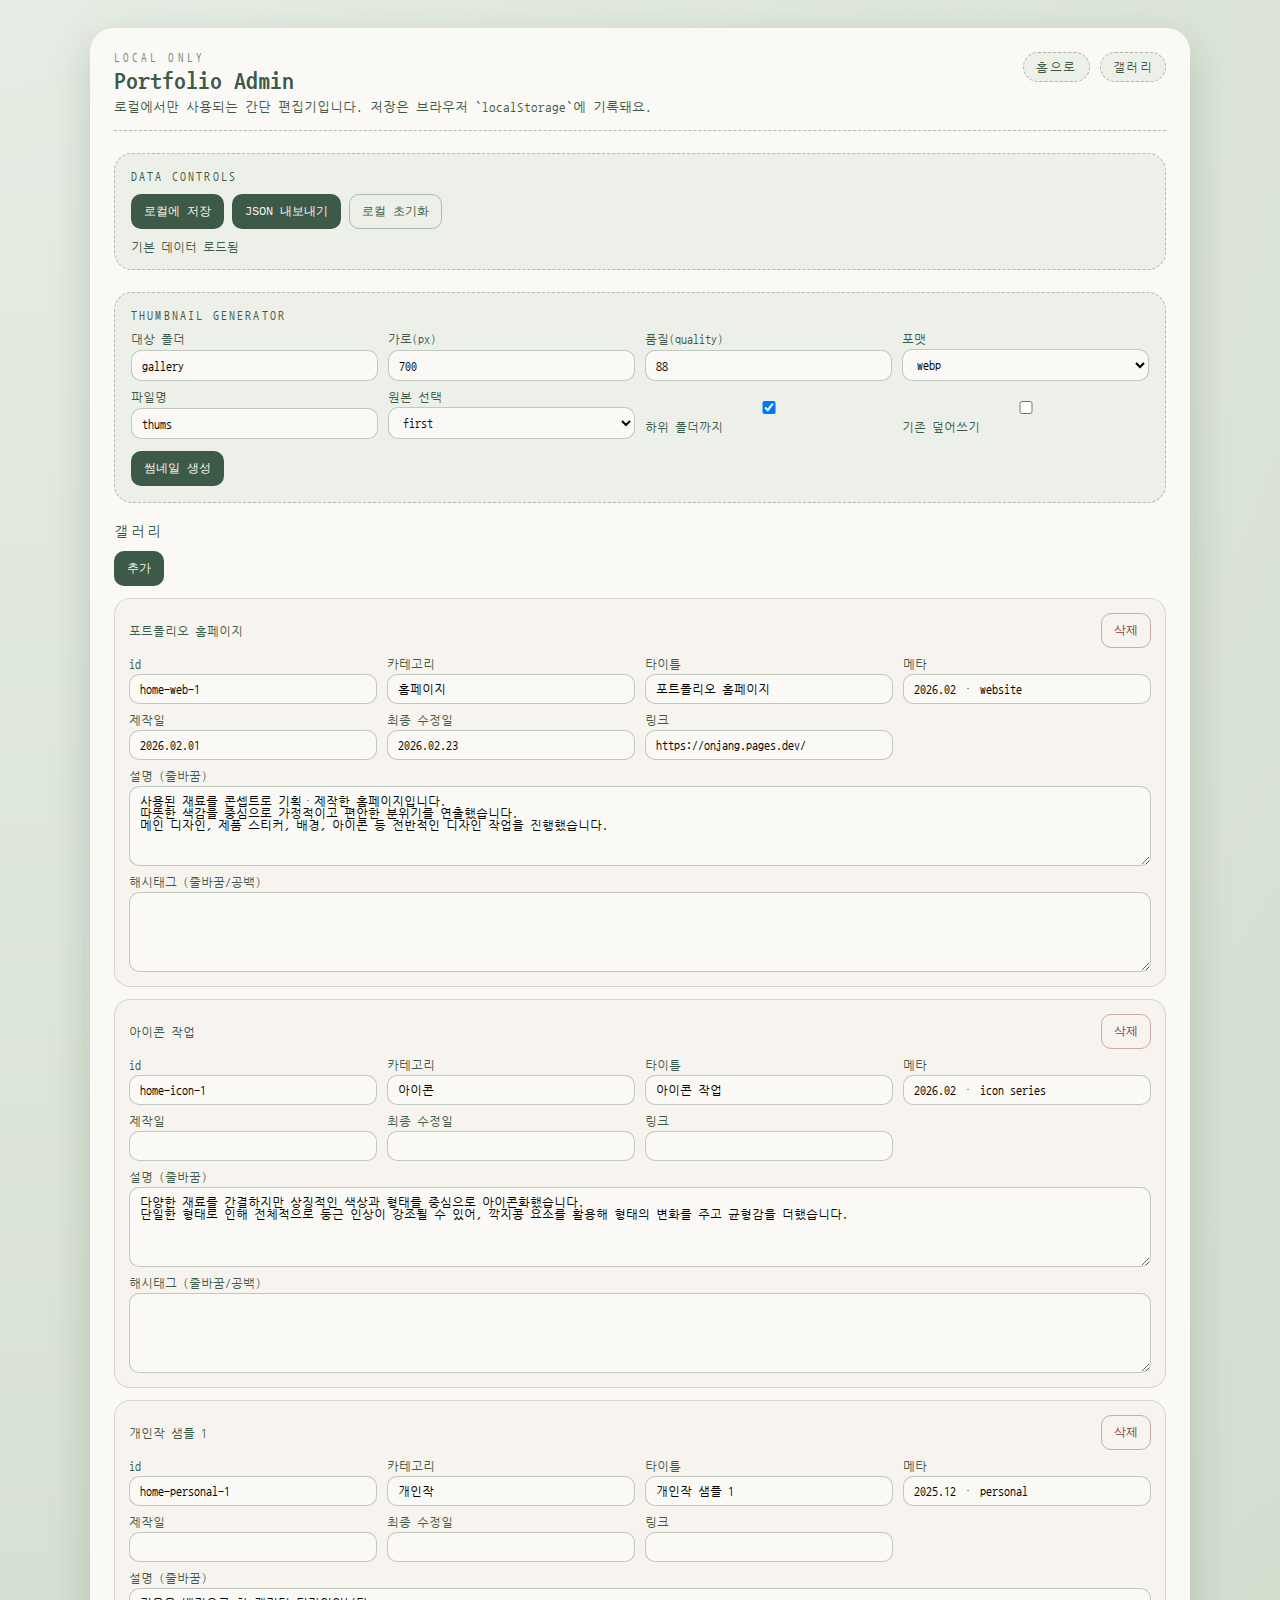
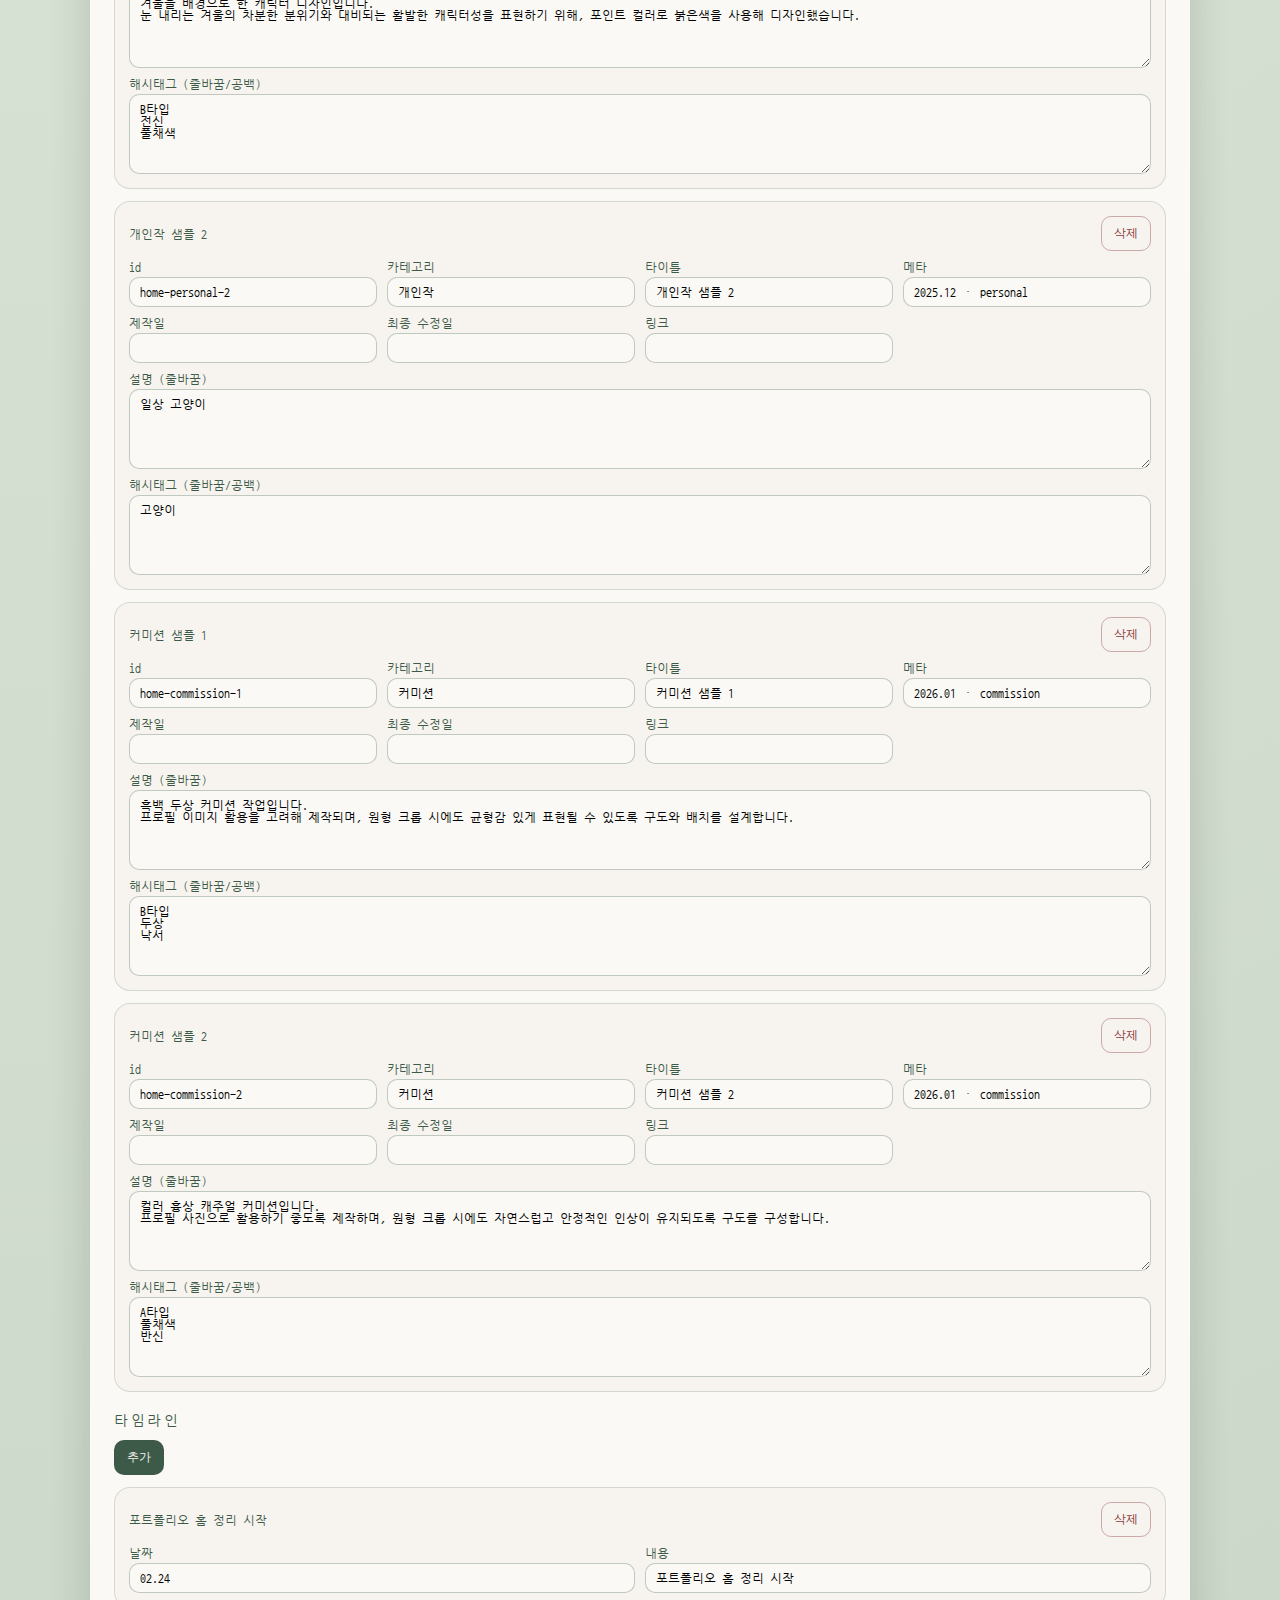
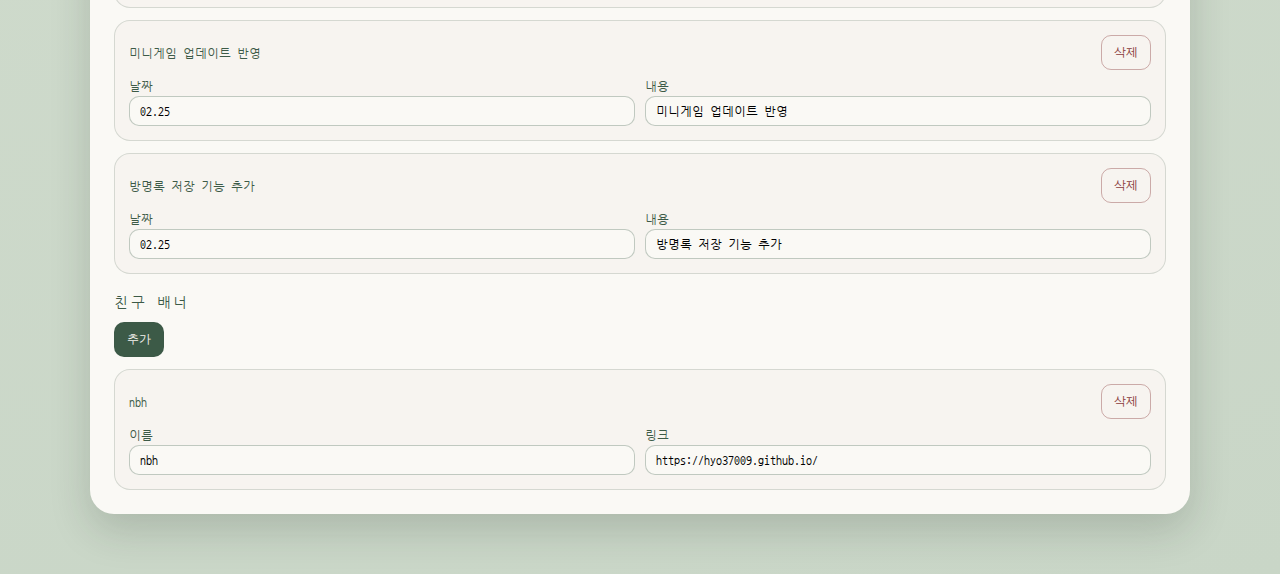
<file: admin.html>
<!doctype html>
<html lang="ko">
  <head>
    <meta charset="utf-8" />
    <meta name="viewport" content="width=device-width, initial-scale=1" />
    <title>Portfolio Admin</title>
    <link rel="stylesheet" href="admin.css" />
  </head>
  <body>
    <div class="admin-page">
      <header class="admin-header">
        <div>
          <div class="admin-eyebrow">local only</div>
          <h1>Portfolio Admin</h1>
          <p class="admin-sub">로컬에서만 사용되는 간단 편집기입니다. 저장은 브라우저 `localStorage`에 기록돼요.</p>
        </div>
        <div class="admin-actions">
          <a class="admin-link" href="index.html">홈으로</a>
          <a class="admin-link" href="gallery.html">갤러리</a>
        </div>
      </header>

      <section class="admin-panel">
        <div class="panel-title">data controls</div>
        <div class="panel-actions">
          <button type="button" data-action="save">로컬에 저장</button>
          <button type="button" data-action="export">JSON 내보내기</button>
          <button type="button" data-action="reset" class="ghost">로컬 초기화</button>
        </div>
        <div class="status-line" data-status>대기 중</div>
      </section>

      <section class="admin-panel">
        <div class="panel-title">thumbnail generator</div>
        <div class="thumb-grid">
          <label>
            대상 폴더
            <input type="text" value="gallery" data-thumb-field="inputDir" />
          </label>
          <label>
            가로(px)
            <input type="number" value="700" data-thumb-field="width" />
          </label>
          <label>
            품질(quality)
            <input type="number" value="88" data-thumb-field="quality" />
          </label>
          <label>
            포맷
            <select data-thumb-field="format">
              <option value="webp" selected>webp</option>
              <option value="jpg">jpg</option>
              <option value="png">png</option>
            </select>
          </label>
          <label>
            파일명
            <input type="text" value="thums" data-thumb-field="name" />
          </label>
          <label>
            원본 선택
            <select data-thumb-field="pick">
              <option value="first" selected>first</option>
              <option value="largest">largest</option>
            </select>
          </label>
          <label class="check">
            <input type="checkbox" checked data-thumb-field="recursive" />
            하위 폴더까지
          </label>
          <label class="check">
            <input type="checkbox" data-thumb-field="overwrite" />
            기존 덮어쓰기
          </label>
        </div>
        <div class="panel-actions">
          <button type="button" data-action="run-thumbs">썸네일 생성</button>
        </div>
      </section>

      <section class="admin-section">
        <div class="section-title">갤러리</div>
        <div class="section-actions">
          <button type="button" data-action="add-gallery">추가</button>
        </div>
        <div class="admin-list" data-gallery-list></div>
      </section>

      <section class="admin-section">
        <div class="section-title">타임라인</div>
        <div class="section-actions">
          <button type="button" data-action="add-timeline">추가</button>
        </div>
        <div class="admin-list" data-timeline-list></div>
      </section>

      <section class="admin-section">
        <div class="section-title">친구 배너</div>
        <div class="section-actions">
          <button type="button" data-action="add-friend">추가</button>
        </div>
        <div class="admin-list" data-friend-list></div>
      </section>
    </div>

    <script src="admin.js"></script>
  </body>
</html>
</file>
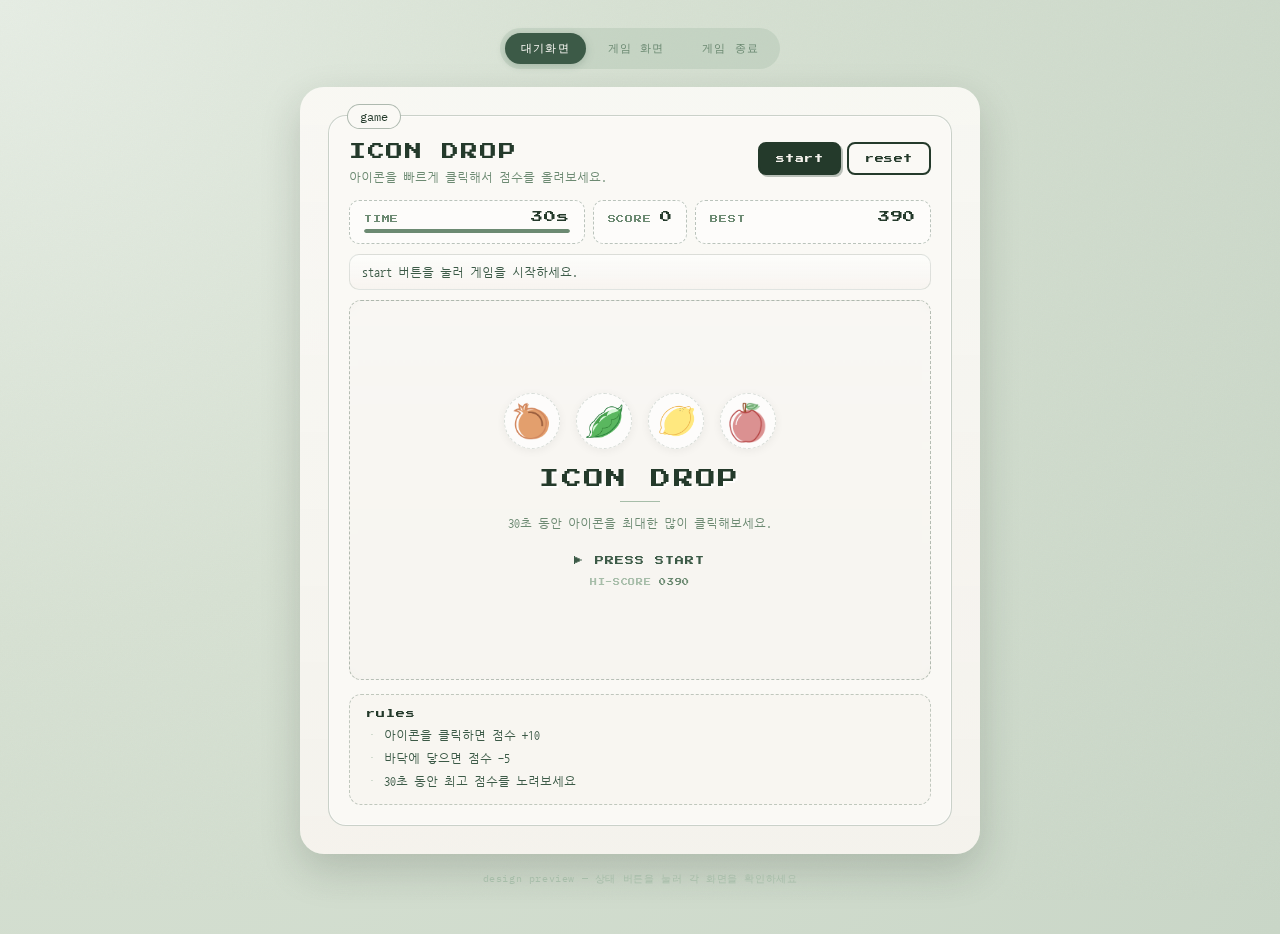
<file: game-preview.html>
<!DOCTYPE html>
<html lang="ko">
<head>
  <meta charset="utf-8" />
  <meta name="viewport" content="width=device-width, initial-scale=1" />
  <title>ICON DROP — Design Preview</title>
  <link href="https://fonts.googleapis.com/css2?family=Nanum+Gothic+Coding:wght@400;700&family=IBM+Plex+Mono:wght@400;500&family=Press+Start+2P&display=swap" rel="stylesheet" />
  <style>
/* ══════════════════════════════════════════
   SITE-MATCHED VARIABLES
   ══════════════════════════════════════════ */
:root {
  --green-900: #243a2b;
  --green-700: #3c5a47;
  --green-500: #6c8a72;
  --green-300: #a7bda9;
  --mint: #cdd9c9;
  --cream: #f6f3ee;
  --paper: #faf9f5;
  --ink: #1c1f1b;

  --amber: #b8935a;
  --coral: #b85c5c;

  --border-color: rgba(60, 90, 71, 0.3);
  --border: 1px dashed var(--border-color);
  --border-solid: 1.5px solid rgba(60, 90, 71, 0.25);

  --shadow: 0 16px 40px rgba(27, 40, 30, 0.18);
  --shadow-sm: 0 2px 8px rgba(27, 40, 30, 0.08);

  --font-pixel: 'Press Start 2P', monospace;
  --font-body: 'Nanum Gothic Coding', 'IBM Plex Mono', monospace;
  --font-label: 'IBM Plex Mono', monospace;

  --radius: 18px;
  --radius-sm: 12px;
  --radius-pill: 999px;
}

/* ══════════════════════════════════════════
   RESET & BASE
   ══════════════════════════════════════════ */
*, *::before, *::after { box-sizing: border-box; margin: 0; padding: 0; }

body {
  font-family: var(--font-body);
  color: var(--ink);
  background: radial-gradient(circle at top left, #e6ede4 0%, #d7e1d3 40%, #c9d6c7 100%);
  min-height: 100vh;
  display: flex;
  flex-direction: column;
  align-items: center;
  padding: 28px 16px 48px;
}

/* noise texture */
body::before {
  content: '';
  position: fixed;
  inset: 0;
  background-image: url('data:image/svg+xml;utf8,<svg xmlns="http://www.w3.org/2000/svg" width="120" height="120" viewBox="0 0 120 120"><filter id="n"><feTurbulence type="fractalNoise" baseFrequency="0.8" numOctaves="3"/></filter><rect width="120" height="120" filter="url(%23n)" opacity="0.08"/></svg>');
  pointer-events: none;
  mix-blend-mode: multiply;
  opacity: 0.35;
  z-index: 0;
}

img { display: block; max-width: 100%; }
button { font-family: inherit; cursor: pointer; }

/* ══════════════════════════════════════════
   PAGE CONTAINER (simulates .page)
   ══════════════════════════════════════════ */
.page-sim {
  position: relative;
  z-index: 1;
  width: 100%;
  max-width: 680px;
  background: linear-gradient(180deg, rgba(250, 249, 245, 0.92), rgba(246, 243, 238, 0.96));
  border-radius: 24px;
  box-shadow: var(--shadow);
  padding: 28px;
}

/* ══════════════════════════════════════════
   PREVIEW CONTROLS
   ══════════════════════════════════════════ */
.preview-bar {
  display: flex;
  gap: 6px;
  margin-bottom: 18px;
  padding: 5px;
  background: rgba(167, 189, 169, 0.35);
  border-radius: var(--radius-pill);
  align-self: center;
  position: relative;
  z-index: 2;
}

.preview-btn {
  font-family: var(--font-label);
  font-size: 11px;
  letter-spacing: 0.1em;
  padding: 8px 16px;
  border-radius: var(--radius-pill);
  border: none;
  background: transparent;
  color: var(--green-500);
  transition: all 0.2s ease;
}

.preview-btn:hover {
  color: var(--green-700);
  background: rgba(255, 255, 255, 0.5);
}

.preview-btn.is-active {
  color: var(--paper);
  background: var(--green-700);
  box-shadow: 0 2px 8px rgba(60, 90, 71, 0.25);
}

/* ══════════════════════════════════════════
   GAME PANEL (matches .panel.canvas)
   ══════════════════════════════════════════ */
.game-panel {
  position: relative;
  background: var(--paper);
  border: var(--border-solid);
  border-radius: var(--radius);
  padding: 24px 20px 20px;
  box-shadow: inset 0 0 0 1px rgba(255, 255, 255, 0.5);
}

.panel-label {
  position: absolute;
  top: -12px;
  left: 18px;
  background: var(--paper);
  padding: 4px 12px;
  border: 1px solid rgba(60, 90, 71, 0.4);
  border-radius: var(--radius-pill);
  font-family: var(--font-label);
  font-size: 12px;
  color: var(--green-900);
}

/* ══════════════════════════════════════════
   GAME HEADER
   ══════════════════════════════════════════ */
.game-head {
  display: flex;
  justify-content: space-between;
  align-items: flex-start;
  gap: 12px;
  margin-bottom: 14px;
}

.game-title {
  font-family: var(--font-pixel);
  font-size: 17px;
  color: var(--green-900);
  letter-spacing: 0.1em;
  line-height: 1.4;
}

.game-sub {
  font-size: 12px;
  color: var(--green-500);
  margin-top: 4px;
  line-height: 1.5;
}

.game-controls {
  display: flex;
  gap: 6px;
  flex-shrink: 0;
  padding-top: 2px;
}

.btn {
  font-family: var(--font-pixel);
  font-size: 9px;
  padding: 10px 16px;
  border-radius: 8px;
  border: 2px solid var(--green-900);
  letter-spacing: 0.06em;
  transition: all 0.15s ease;
}

.btn--primary {
  background: var(--green-900);
  color: var(--cream);
  box-shadow: 2px 2px 0 rgba(36, 58, 43, 0.3);
}

.btn--primary:hover {
  box-shadow: 3px 3px 0 rgba(36, 58, 43, 0.35);
  transform: translate(-1px, -1px);
}

.btn--ghost {
  background: transparent;
  color: var(--green-900);
}

.btn--ghost:hover {
  background: rgba(60, 90, 71, 0.06);
}

/* ══════════════════════════════════════════
   STATS BAR
   ══════════════════════════════════════════ */
.stats-bar {
  display: grid;
  grid-template-columns: 1fr auto 1fr;
  gap: 8px;
  margin-bottom: 10px;
}

.stat-box {
  padding: 10px 14px;
  border: 1.5px dashed rgba(60, 90, 71, 0.35);
  border-radius: 10px;
  background: rgba(255, 255, 255, 0.5);
  display: flex;
  justify-content: space-between;
  align-items: baseline;
  gap: 8px;
}

.stat-label {
  font-family: var(--font-pixel);
  font-size: 8px;
  color: var(--green-500);
  letter-spacing: 0.1em;
  text-transform: uppercase;
}

.stat-value {
  font-family: var(--font-pixel);
  font-size: 12px;
  color: var(--green-900);
  letter-spacing: 0.06em;
}

/* timer bar integrated into the time stat */
.stat-box--time {
  flex-direction: column;
  gap: 6px;
}

.stat-box--time .stat-top {
  display: flex;
  justify-content: space-between;
  align-items: baseline;
  width: 100%;
}

.timer-track {
  width: 100%;
  height: 4px;
  background: rgba(60, 90, 71, 0.1);
  border-radius: 2px;
  overflow: hidden;
}

.timer-fill {
  height: 100%;
  width: 100%;
  border-radius: 2px;
  background: var(--green-500);
  transition: width 1s linear, background 0.3s;
}

.timer-fill--mid { width: 62%; background: var(--amber); }
.timer-fill--low { width: 20%; background: var(--coral); }

/* ══════════════════════════════════════════
   STATUS LINE
   ══════════════════════════════════════════ */
.status-line {
  padding: 8px 12px;
  border: 1px solid rgba(60, 90, 71, 0.15);
  border-radius: 10px;
  background: linear-gradient(180deg, rgba(255, 255, 255, 0.6), rgba(246, 243, 238, 0.7));
  font-size: 12px;
  color: var(--green-700);
  margin-bottom: 10px;
  line-height: 1.5;
}

/* ══════════════════════════════════════════
   GAME STAGE
   ══════════════════════════════════════════ */
.stage {
  position: relative;
  min-height: 380px;
  border-radius: var(--radius-sm);
  border: 1.5px dashed rgba(60, 90, 71, 0.35);
  overflow: hidden;
  margin-bottom: 14px;
  background:
    repeating-linear-gradient(
      0deg,
      rgba(60, 90, 71, 0.04) 0 1px,
      transparent 1px 5px
    ),
    linear-gradient(180deg, rgba(246, 243, 238, 0.5), rgba(240, 237, 230, 0.7));
}

/* ══════════════════════════════════════════
   STATE OVERLAYS
   ══════════════════════════════════════════ */
.overlay {
  position: absolute;
  inset: 0;
  display: flex;
  flex-direction: column;
  align-items: center;
  justify-content: center;
  opacity: 0;
  visibility: hidden;
  transition: opacity 0.35s ease, visibility 0.35s;
  z-index: 10;
}

.overlay.is-active {
  opacity: 1;
  visibility: visible;
}

/* ──────── READY OVERLAY ──────── */
.ov-ready {
  gap: 8px;
  padding: 32px 24px;
  background: rgba(250, 249, 245, 0.6);
  backdrop-filter: blur(3px);
  -webkit-backdrop-filter: blur(3px);
}

.ov-ready-icons {
  display: flex;
  gap: 16px;
  margin-bottom: 12px;
}

.ov-ready-icon-wrap {
  width: 56px;
  height: 56px;
  border-radius: 50%;
  background: rgba(255, 255, 255, 0.7);
  border: 1.5px dashed rgba(60, 90, 71, 0.2);
  display: grid;
  place-items: center;
  padding: 8px;
  box-shadow: 0 2px 10px rgba(27, 40, 30, 0.06);
}

.ov-ready-icon-wrap img {
  width: 100%;
  height: 100%;
  object-fit: contain;
}

.ov-ready-icon-wrap:nth-child(1) { animation: icon-bob 3.8s ease-in-out infinite; }
.ov-ready-icon-wrap:nth-child(2) { animation: icon-bob 4.2s ease-in-out 0.5s infinite; }
.ov-ready-icon-wrap:nth-child(3) { animation: icon-bob 3.5s ease-in-out 1s infinite; }
.ov-ready-icon-wrap:nth-child(4) { animation: icon-bob 4.6s ease-in-out 0.2s infinite; }

.ov-ready-title {
  font-family: var(--font-pixel);
  font-size: 20px;
  color: var(--green-900);
  letter-spacing: 0.12em;
  text-shadow: 2px 2px 0 rgba(255, 255, 255, 0.8);
}

.ov-ready-desc {
  font-size: 12px;
  color: var(--green-500);
  line-height: 1.5;
  text-align: center;
}

.ov-ready-prompt {
  font-family: var(--font-pixel);
  font-size: 9px;
  color: var(--green-700);
  letter-spacing: 0.12em;
  margin-top: 16px;
  animation: blink-soft 1.6s ease-in-out infinite;
}

.ov-ready-line {
  width: 40px;
  height: 1px;
  background: var(--green-300);
  margin: 4px 0;
}

.ov-ready-hiscore {
  font-family: var(--font-pixel);
  font-size: 7px;
  color: var(--green-300);
  letter-spacing: 0.1em;
  margin-top: 6px;
}

.ov-ready-hiscore span {
  color: var(--green-500);
}

/* ──────── PLAY (mock falling icons) ──────── */
.ov-play {
  pointer-events: none;
  background: none;
  backdrop-filter: none;
}

.fall-icon {
  position: absolute;
  object-fit: contain;
  filter: drop-shadow(0 3px 6px rgba(27, 40, 30, 0.12));
}

.fall-icon.fi-1 {
  width: 46px; height: 46px;
  top: 6%; left: 15%;
  animation: fall-demo-a 3s ease-in infinite;
}

.fall-icon.fi-2 {
  width: 40px; height: 40px;
  top: 22%; right: 20%;
  animation: fall-demo-b 3.4s ease-in 0.8s infinite;
}

.fall-icon.fi-3 {
  width: 50px; height: 50px;
  top: 42%; left: 35%;
  animation: fall-demo-c 2.8s ease-in 0.3s infinite;
}

.fall-icon.fi-4 {
  width: 42px; height: 42px;
  top: 15%; left: 62%;
  animation: fall-demo-d 3.6s ease-in 1.2s infinite;
}

.fall-icon.fi-5 {
  width: 44px; height: 44px;
  top: 55%; right: 12%;
  animation: fall-demo-e 2.6s ease-in 0.5s infinite;
}

/* catch zone */
.catch-zone {
  position: absolute;
  bottom: 18px;
  left: 8%;
  right: 8%;
  height: 2px;
  background: linear-gradient(90deg, transparent, rgba(60, 90, 71, 0.25), transparent);
}

.catch-zone-label {
  position: absolute;
  bottom: 4px;
  left: 50%;
  transform: translateX(-50%);
  font-family: var(--font-label);
  font-size: 8px;
  color: var(--green-300);
  letter-spacing: 0.2em;
  white-space: nowrap;
}

/* hit burst */
.hit-burst {
  position: absolute;
  top: 36%; left: 50%;
  transform: translate(-50%, -50%);
  width: 56px; height: 56px;
  pointer-events: none;
}

.hit-ring {
  position: absolute;
  inset: -6px;
  border-radius: 50%;
  border: 1.5px solid rgba(60, 90, 71, 0.25);
  animation: ring-grow 1.2s ease-out infinite;
}

.hit-ring:nth-child(2) {
  animation-delay: 0.35s;
  border-color: rgba(60, 90, 71, 0.12);
}

.hit-glow {
  position: absolute;
  inset: -4px;
  border-radius: 50%;
  background: radial-gradient(circle, rgba(167, 189, 169, 0.35), transparent 70%);
  animation: glow-breathe 1.2s ease-in-out infinite;
}

/* score popups */
.score-float {
  position: absolute;
  font-family: var(--font-pixel);
  font-size: 10px;
  pointer-events: none;
  letter-spacing: 0.04em;
}

.score-float--plus {
  top: 30%; left: 54%;
  color: var(--green-700);
  text-shadow: 0 1px 3px rgba(60, 90, 71, 0.2);
  animation: float-up 1.4s ease-out infinite;
}

.score-float--minus {
  bottom: 6%; right: 15%;
  color: var(--coral);
  animation: float-up 1.8s ease-out 0.6s infinite;
}

/* combo */
.combo-tag {
  position: absolute;
  top: 44%; right: 14px;
  font-family: var(--font-pixel);
  font-size: 9px;
  color: var(--amber);
  padding: 4px 8px;
  border: 1px dashed rgba(184, 147, 90, 0.35);
  border-radius: 6px;
  background: rgba(255, 255, 255, 0.6);
  animation: combo-pulse 0.9s ease-in-out infinite alternate;
}

/* ──────── GAME OVER OVERLAY ──────── */
.ov-over {
  gap: 0;
  padding: 28px 24px;
  background: rgba(250, 249, 245, 0.82);
  backdrop-filter: blur(6px);
  -webkit-backdrop-filter: blur(6px);
}

/* decorative faded icons */
.ov-over-deco {
  position: absolute;
  pointer-events: none;
  opacity: 0.08;
}

.ov-over-deco img {
  width: 40px; height: 40px;
  object-fit: contain;
}

.ov-over-deco:nth-child(1) { top: 8%; left: 8%; transform: rotate(-12deg); }
.ov-over-deco:nth-child(2) { top: 6%; right: 10%; transform: rotate(8deg); }
.ov-over-deco:nth-child(3) { bottom: 8%; left: 10%; transform: rotate(6deg); }
.ov-over-deco:nth-child(4) { bottom: 6%; right: 8%; transform: rotate(-10deg); }

.ov-over-title {
  font-family: var(--font-pixel);
  font-size: 18px;
  color: var(--green-900);
  letter-spacing: 0.1em;
  text-shadow: 2px 2px 0 rgba(255, 255, 255, 0.8);
  margin-bottom: 4px;
  z-index: 2;
}

.ov-over-sub {
  font-size: 11px;
  color: var(--green-500);
  margin-bottom: 20px;
  z-index: 2;
}

/* score card */
.score-card {
  width: 100%;
  max-width: 300px;
  background: rgba(255, 255, 255, 0.65);
  border: 1.5px dashed rgba(60, 90, 71, 0.25);
  border-radius: var(--radius-sm);
  padding: 18px 20px;
  z-index: 2;
  box-shadow: 0 4px 16px rgba(27, 40, 30, 0.06);
}

.sc-row {
  display: flex;
  justify-content: space-between;
  align-items: baseline;
  padding: 8px 0;
  border-bottom: 1px solid rgba(60, 90, 71, 0.08);
}

.sc-row:last-child { border-bottom: none; }

.sc-label {
  font-family: var(--font-pixel);
  font-size: 7px;
  color: var(--green-500);
  letter-spacing: 0.15em;
}

.sc-value {
  font-family: var(--font-pixel);
  font-size: 16px;
  color: var(--green-900);
  letter-spacing: 0.04em;
}

.sc-value--dim {
  font-size: 12px;
  color: var(--green-500);
}

/* new record badge */
.new-badge {
  display: inline-block;
  font-family: var(--font-pixel);
  font-size: 6px;
  color: var(--paper);
  background: var(--amber);
  padding: 2px 6px;
  border-radius: 4px;
  margin-left: 6px;
  letter-spacing: 0.06em;
  vertical-align: middle;
  animation: badge-pop 2s ease-in-out infinite alternate;
}

/* rank */
.sc-rank {
  display: flex;
  align-items: center;
  gap: 12px;
  padding: 12px 0 8px;
}

.rank-circle {
  width: 42px;
  height: 42px;
  border-radius: 50%;
  display: grid;
  place-items: center;
  font-family: var(--font-pixel);
  font-size: 18px;
  flex-shrink: 0;
}

.rank-circle--a {
  color: var(--green-700);
  background: rgba(167, 189, 169, 0.35);
  border: 1.5px dashed var(--green-500);
}

.rank-info {
  font-size: 11px;
  color: var(--green-500);
  line-height: 1.6;
}

.rank-info strong {
  color: var(--green-700);
  font-weight: 700;
}

/* stats mini-grid */
.sc-stats {
  display: flex;
  gap: 12px;
  justify-content: center;
  padding-top: 4px;
}

.sc-stat {
  font-family: var(--font-pixel);
  font-size: 7px;
  color: var(--green-300);
  letter-spacing: 0.08em;
}

.sc-stat span {
  color: var(--green-700);
}

/* action buttons */
.ov-over-actions {
  display: flex;
  gap: 8px;
  margin-top: 18px;
  z-index: 2;
}

/* ══════════════════════════════════════════
   RULES
   ══════════════════════════════════════════ */
.rules {
  padding: 14px 16px;
  border: 1px dashed rgba(60, 90, 71, 0.3);
  border-radius: var(--radius-sm);
  background: rgba(246, 243, 238, 0.6);
}

.rules-title {
  font-family: var(--font-pixel);
  font-size: 9px;
  color: var(--green-900);
  letter-spacing: 0.12em;
  margin-bottom: 8px;
}

.rules-list {
  list-style: none;
  display: grid;
  gap: 5px;
  font-size: 12px;
  color: var(--green-700);
  line-height: 1.5;
}

.rules-list li::before {
  content: '· ';
  color: var(--green-300);
}

/* ══════════════════════════════════════════
   FOOTER
   ══════════════════════════════════════════ */
.preview-note {
  font-family: var(--font-label);
  font-size: 10px;
  color: var(--green-300);
  margin-top: 18px;
  letter-spacing: 0.06em;
  position: relative;
  z-index: 1;
}

/* ══════════════════════════════════════════
   ANIMATIONS
   ══════════════════════════════════════════ */
@keyframes icon-bob {
  0%, 100% { transform: translateY(0) rotate(0deg); }
  50% { transform: translateY(-8px) rotate(3deg); }
}

@keyframes blink-soft {
  0%, 100% { opacity: 1; }
  50% { opacity: 0.2; }
}

@keyframes fall-demo-a {
  0% { transform: translateY(0) rotate(-3deg); opacity: 0.9; }
  90% { opacity: 0.9; }
  100% { transform: translateY(340px) rotate(6deg); opacity: 0.2; }
}

@keyframes fall-demo-b {
  0% { transform: translateY(0) rotate(2deg); opacity: 0.9; }
  90% { opacity: 0.9; }
  100% { transform: translateY(290px) rotate(-5deg); opacity: 0.2; }
}

@keyframes fall-demo-c {
  0% { transform: translateY(0) rotate(-1deg); opacity: 0.9; }
  90% { opacity: 0.9; }
  100% { transform: translateY(220px) rotate(4deg); opacity: 0.2; }
}

@keyframes fall-demo-d {
  0% { transform: translateY(0) rotate(3deg); opacity: 0.9; }
  90% { opacity: 0.9; }
  100% { transform: translateY(310px) rotate(-3deg); opacity: 0.2; }
}

@keyframes fall-demo-e {
  0% { transform: translateY(0) rotate(-2deg); opacity: 0.9; }
  90% { opacity: 0.9; }
  100% { transform: translateY(180px) rotate(5deg); opacity: 0.2; }
}

@keyframes ring-grow {
  0% { transform: scale(0.5); opacity: 0.6; }
  100% { transform: scale(2); opacity: 0; }
}

@keyframes glow-breathe {
  0%, 100% { opacity: 0.4; transform: scale(1); }
  50% { opacity: 0.8; transform: scale(1.2); }
}

@keyframes float-up {
  0% { transform: translateY(0); opacity: 0.9; }
  100% { transform: translateY(-28px); opacity: 0; }
}

@keyframes combo-pulse {
  0% { transform: scale(1); }
  100% { transform: scale(1.06); }
}

@keyframes badge-pop {
  0% { box-shadow: 0 0 0 0 rgba(184, 147, 90, 0.2); }
  100% { box-shadow: 0 0 8px 2px rgba(184, 147, 90, 0.15); }
}

/* ══════════════════════════════════════════
   RESPONSIVE
   ══════════════════════════════════════════ */
@media (max-width: 540px) {
  body { padding: 16px 10px 32px; }
  .page-sim { padding: 18px 14px; }

  .preview-btn { font-size: 9px; padding: 6px 10px; }

  .game-head { flex-direction: column; gap: 8px; }
  .game-title { font-size: 14px; }
  .game-controls { width: 100%; }

  .stats-bar { grid-template-columns: 1fr; }

  .stage { min-height: 320px; }

  .ov-ready-title { font-size: 16px; }
  .ov-ready-icon-wrap { width: 46px; height: 46px; }

  .ov-over-title { font-size: 14px; }
  .score-card { padding: 14px 16px; }
  .sc-value { font-size: 14px; }

  .btn { padding: 8px 12px; font-size: 8px; }
}
  </style>
</head>
<body>

  <!-- ═══ State Switcher ═══ -->
  <div class="preview-bar">
    <button class="preview-btn is-active" data-target="ready">대기화면</button>
    <button class="preview-btn" data-target="play">게임 화면</button>
    <button class="preview-btn" data-target="over">게임 종료</button>
  </div>

  <!-- ═══ Page Container ═══ -->
  <div class="page-sim">
    <div class="game-panel">
      <div class="panel-label">game</div>

      <!-- Header -->
      <div class="game-head">
        <div>
          <div class="game-title">ICON DROP</div>
          <div class="game-sub">아이콘을 빠르게 클릭해서 점수를 올려보세요.</div>
        </div>
        <div class="game-controls">
          <button class="btn btn--primary" type="button">start</button>
          <button class="btn btn--ghost" type="button">reset</button>
        </div>
      </div>

      <!-- Stats -->
      <div class="stats-bar" data-stats>
        <div class="stat-box stat-box--time">
          <div class="stat-top">
            <span class="stat-label">TIME</span>
            <span class="stat-value" data-stat-time>30s</span>
          </div>
          <div class="timer-track"><div class="timer-fill" data-timer-fill></div></div>
        </div>
        <div class="stat-box">
          <span class="stat-label">SCORE</span>
          <span class="stat-value" data-stat-score>0</span>
        </div>
        <div class="stat-box">
          <span class="stat-label">BEST</span>
          <span class="stat-value" data-stat-best>390</span>
        </div>
      </div>

      <!-- Status -->
      <div class="status-line" data-status>start 버튼을 눌러 게임을 시작하세요.</div>

      <!-- Stage -->
      <div class="stage">

        <!-- READY -->
        <div class="overlay ov-ready is-active" data-ov="ready">
          <div class="ov-ready-icons">
            <div class="ov-ready-icon-wrap"><img src="gallery/아이콘/1/1.png" alt="" /></div>
            <div class="ov-ready-icon-wrap"><img src="gallery/아이콘/1/2.png" alt="" /></div>
            <div class="ov-ready-icon-wrap"><img src="gallery/아이콘/1/3.png" alt="" /></div>
            <div class="ov-ready-icon-wrap"><img src="gallery/아이콘/1/5.png" alt="" /></div>
          </div>
          <div class="ov-ready-title">ICON DROP</div>
          <div class="ov-ready-line"></div>
          <div class="ov-ready-desc">30초 동안 아이콘을 최대한 많이 클릭해보세요.</div>
          <div class="ov-ready-prompt">▶ PRESS START</div>
          <div class="ov-ready-hiscore">HI-SCORE <span>0390</span></div>
        </div>

        <!-- PLAY (mock) -->
        <div class="overlay ov-play" data-ov="play">
          <img class="fall-icon fi-1" src="gallery/아이콘/1/1.png" alt="" />
          <img class="fall-icon fi-2" src="gallery/아이콘/1/2.png" alt="" />
          <img class="fall-icon fi-3" src="gallery/아이콘/1/3.png" alt="" />
          <img class="fall-icon fi-4" src="gallery/아이콘/1/5.png" alt="" />
          <img class="fall-icon fi-5" src="gallery/아이콘/1/1.png" alt="" />

          <div class="hit-burst">
            <div class="hit-ring"></div>
            <div class="hit-ring"></div>
            <div class="hit-glow"></div>
          </div>

          <div class="score-float score-float--plus">+10</div>
          <div class="score-float score-float--minus">-5</div>
          <div class="combo-tag">x3</div>

          <div class="catch-zone">
            <span class="catch-zone-label">CATCH ZONE</span>
          </div>
        </div>

        <!-- GAME OVER -->
        <div class="overlay ov-over" data-ov="over">
          <div class="ov-over-deco"><img src="gallery/아이콘/1/1.png" alt="" /></div>
          <div class="ov-over-deco"><img src="gallery/아이콘/1/2.png" alt="" /></div>
          <div class="ov-over-deco"><img src="gallery/아이콘/1/3.png" alt="" /></div>
          <div class="ov-over-deco"><img src="gallery/아이콘/1/5.png" alt="" /></div>

          <div class="ov-over-title">GAME OVER</div>
          <div class="ov-over-sub">time is up!</div>

          <div class="score-card">
            <div class="sc-row">
              <span class="sc-label">SCORE</span>
              <span class="sc-value">1250<span class="new-badge">NEW!</span></span>
            </div>
            <div class="sc-row">
              <span class="sc-label">BEST</span>
              <span class="sc-value sc-value--dim">1250</span>
            </div>
            <div class="sc-rank">
              <div class="rank-circle rank-circle--a">A</div>
              <div class="rank-info">
                <strong>EXCELLENT</strong><br>
                대부분의 아이콘을 잡았어요!
              </div>
            </div>
            <div class="sc-stats">
              <span class="sc-stat">HIT <span>15</span></span>
              <span class="sc-stat">MISS <span>3</span></span>
              <span class="sc-stat">ACC <span>83%</span></span>
            </div>
          </div>

          <div class="ov-over-actions">
            <button class="btn btn--primary" type="button">retry</button>
            <button class="btn btn--ghost" type="button">exit</button>
          </div>
        </div>

      </div>

      <!-- Rules -->
      <div class="rules">
        <div class="rules-title">rules</div>
        <ul class="rules-list">
          <li>아이콘을 클릭하면 점수 +10</li>
          <li>바닥에 닿으면 점수 -5</li>
          <li>30초 동안 최고 점수를 노려보세요</li>
        </ul>
      </div>

    </div>
  </div>

  <div class="preview-note">design preview — 상태 버튼을 눌러 각 화면을 확인하세요</div>

  <!-- ═══ State Switching ═══ -->
  <script>
    const btns = document.querySelectorAll('.preview-btn');
    const overlays = document.querySelectorAll('.overlay');
    const statTime = document.querySelector('[data-stat-time]');
    const statScore = document.querySelector('[data-stat-score]');
    const timerFill = document.querySelector('[data-timer-fill]');
    const statusLine = document.querySelector('[data-status]');

    const stateConfig = {
      ready: {
        time: '30s',
        score: '0',
        timerClass: '',
        status: 'start 버튼을 눌러 게임을 시작하세요.'
      },
      play: {
        time: '18s',
        score: '1250',
        timerClass: 'timer-fill--mid',
        status: '게임 진행 중 — 아이콘 클릭 +10 / 놓치면 -5'
      },
      over: {
        time: '0s',
        score: '1250',
        timerClass: 'timer-fill--low',
        status: '종료! 새 최고점수 1250점 달성!'
      }
    };

    btns.forEach(btn => {
      btn.addEventListener('click', () => {
        const target = btn.dataset.target;
        const config = stateConfig[target];

        btns.forEach(b => b.classList.remove('is-active'));
        btn.classList.add('is-active');

        overlays.forEach(ov => {
          ov.classList.toggle('is-active', ov.dataset.ov === target);
        });

        if (config) {
          statTime.textContent = config.time;
          statScore.textContent = config.score;
          timerFill.className = 'timer-fill ' + config.timerClass;
          statusLine.textContent = config.status;
        }
      });
    });
  </script>

</body>
</html>
</file>
<file: admin.css>
@import url('https://fonts.googleapis.com/css2?family=Nanum+Gothic+Coding:wght@400;700&family=IBM+Plex+Mono:wght@400;500&display=swap');

:root {
  --green-900: #243a2b;
  --green-700: #3c5a47;
  --green-500: #6c8a72;
  --mint: #cdd9c9;
  --cream: #f6f3ee;
  --paper: #faf9f5;
  --shadow: 0 16px 40px rgba(27, 40, 30, 0.18);
}

* {
  box-sizing: border-box;
}

body {
  margin: 0;
  font-family: 'Nanum Gothic Coding', 'IBM Plex Mono', monospace;
  color: var(--green-900);
  background: radial-gradient(circle at top left, #e6ede4 0%, #d7e1d3 40%, #c9d6c7 100%);
  min-height: 100vh;
}

.admin-page {
  max-width: 1100px;
  margin: 28px auto 60px;
  padding: 24px;
  background: var(--paper);
  border-radius: 24px;
  box-shadow: var(--shadow);
  display: grid;
  gap: 22px;
}

.admin-header {
  display: flex;
  justify-content: space-between;
  gap: 20px;
  align-items: flex-start;
  border-bottom: 1px dashed rgba(60, 90, 71, 0.4);
  padding-bottom: 16px;
}

.admin-eyebrow {
  font-size: 11px;
  text-transform: uppercase;
  letter-spacing: 0.28em;
  color: var(--green-500);
}

h1 {
  margin: 6px 0 8px;
  font-size: 24px;
  color: var(--green-700);
}

.admin-sub {
  margin: 0;
  font-size: 13px;
  color: var(--green-700);
}

.admin-actions {
  display: flex;
  gap: 10px;
}

.admin-link {
  text-decoration: none;
  font-size: 12px;
  letter-spacing: 0.12em;
  text-transform: uppercase;
  padding: 8px 12px;
  border-radius: 999px;
  border: 1px dashed rgba(60, 90, 71, 0.4);
  color: var(--green-700);
  background: rgba(205, 217, 201, 0.3);
}

.admin-panel {
  padding: 16px;
  border-radius: 18px;
  background: rgba(205, 217, 201, 0.3);
  border: 1px dashed rgba(60, 90, 71, 0.35);
  display: grid;
  gap: 12px;
}

.thumb-grid {
  display: grid;
  grid-template-columns: repeat(auto-fit, minmax(200px, 1fr));
  gap: 10px;
}

.check {
  align-content: center;
}

.panel-title {
  font-size: 12px;
  letter-spacing: 0.18em;
  text-transform: uppercase;
  color: var(--green-700);
}

.panel-actions {
  display: flex;
  flex-wrap: wrap;
  gap: 8px;
}

button {
  font-family: 'IBM Plex Mono', monospace;
  font-size: 12px;
  padding: 8px 12px;
  border-radius: 10px;
  border: 1px solid rgba(60, 90, 71, 0.35);
  background: var(--green-700);
  color: var(--cream);
  cursor: pointer;
}

button.ghost {
  background: transparent;
  color: var(--green-700);
}

.status-line {
  font-size: 12px;
  color: var(--green-700);
}

.admin-section {
  display: grid;
  gap: 12px;
}

.section-title {
  font-size: 14px;
  letter-spacing: 0.18em;
  text-transform: uppercase;
  color: var(--green-700);
}

.section-actions {
  display: flex;
  justify-content: flex-start;
}

.admin-list {
  display: grid;
  gap: 12px;
}

.admin-item {
  padding: 14px;
  border-radius: 16px;
  background: rgba(246, 243, 238, 0.85);
  border: 1px solid rgba(60, 90, 71, 0.18);
  display: grid;
  gap: 10px;
}

.admin-item header {
  display: flex;
  justify-content: space-between;
  align-items: center;
  gap: 10px;
}

.admin-item-title {
  font-size: 12px;
  color: var(--green-700);
}

.admin-grid {
  display: grid;
  grid-template-columns: repeat(auto-fit, minmax(220px, 1fr));
  gap: 10px;
}

label {
  display: grid;
  gap: 4px;
  font-size: 12px;
  color: var(--green-700);
}

input,
textarea,
select {
  font-family: inherit;
  font-size: 12px;
  padding: 8px 10px;
  border-radius: 10px;
  border: 1px solid rgba(60, 90, 71, 0.3);
  background: var(--paper);
}

textarea {
  resize: vertical;
  min-height: 80px;
}

.admin-remove {
  background: transparent;
  color: #8a3b3b;
  border-color: rgba(138, 59, 59, 0.4);
}

@media (max-width: 720px) {
  .admin-header {
    flex-direction: column;
  }
  .admin-actions {
    width: 100%;
    justify-content: flex-start;
  }
}
</file>
